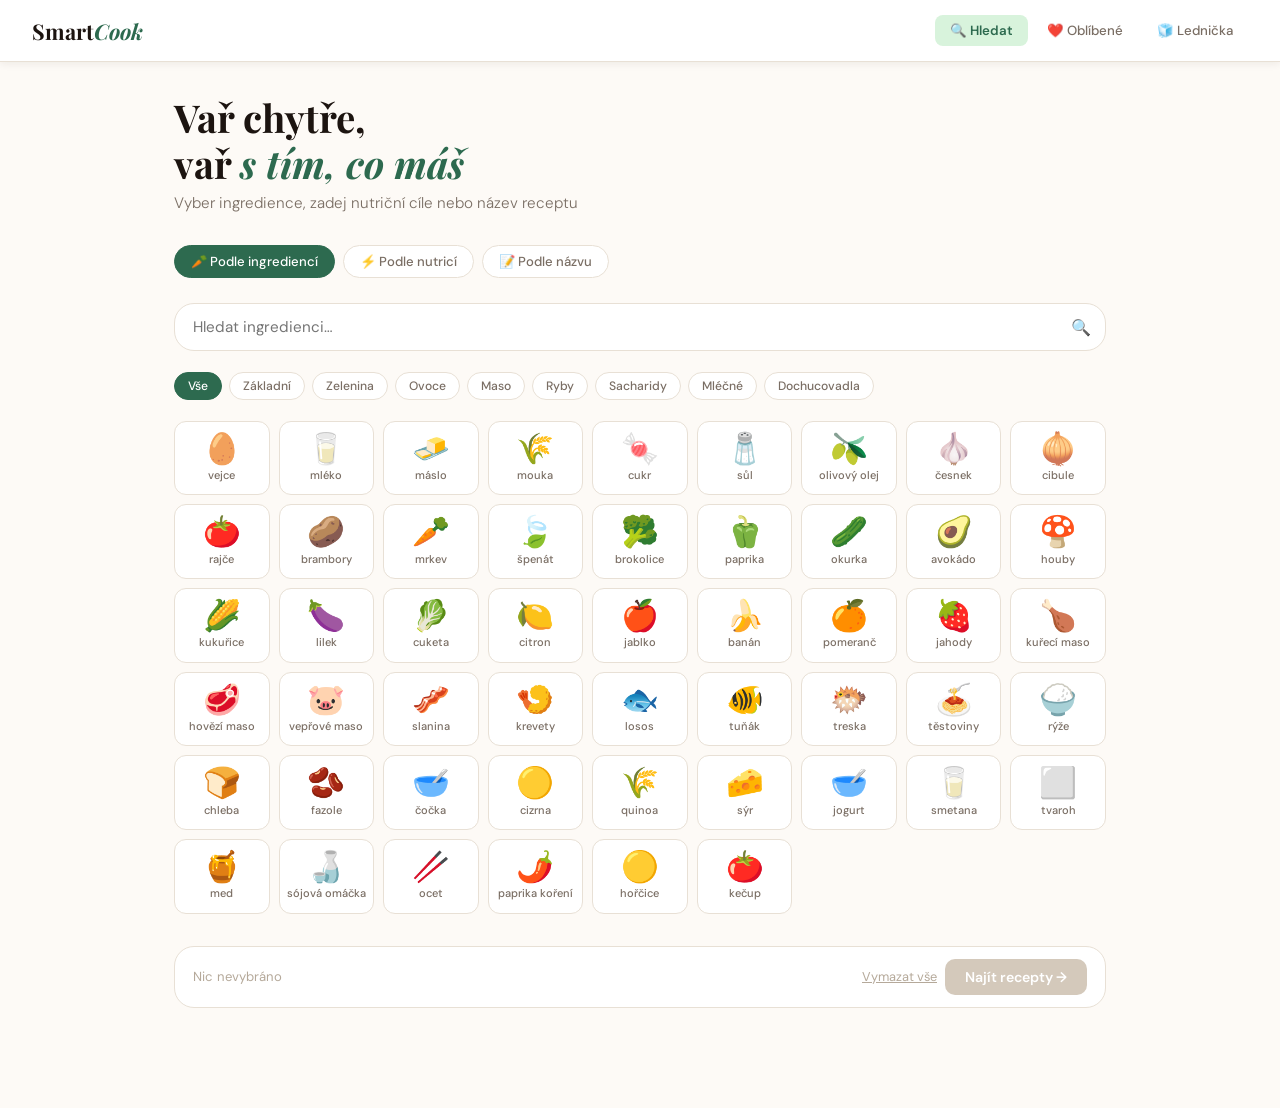
<file: index.html>
<!DOCTYPE html>
<html lang="cs">
<head>
  <meta charset="UTF-8">
  <meta name="viewport" content="width=device-width, initial-scale=1.0">
  <title>SmartCook – Vaše inteligentní kuchyně</title>
  <link rel="stylesheet" href="style.css">
  <link rel="manifest" href="manifest.json">
  <meta name="theme-color" content="#2D6A4F">
  <meta name="description" content="SmartCook – Vaše inteligentní kuchyně. Najděte recepty podle ingrediencí, nutričních hodnot nebo názvu.">
  <link rel="apple-touch-icon" href="icon-192.png">
</head>
<body>

  
  <div id="notif" class="notif" role="alert" aria-live="polite"></div>


  <nav>
    <a class="brand" href="#" onclick="tab('search'); return false;" aria-label="SmartCook – domů">
      <span class="brand-name">Smart<em>Cook</em></span>
    </a>
    <div class="nav-tabs" id="nav-tabs" role="navigation" aria-label="Hlavní navigace">
      <button class="nt active" data-tab="search"    aria-label="Hledat recepty">🔍 Hledat</button>
      <button class="nt"        data-tab="favorites" aria-label="Oblíbené recepty">❤️ Oblíbené</button>
      <button class="nt"        data-tab="audit"     aria-label="Audit ledničky">🧊 Lednička</button>
    </div>
    <button class="nav-menu-btn" id="menu-btn" aria-label="Otevřít menu" aria-expanded="false" aria-controls="nav-tabs">☰</button>
  </nav>


  <main id="search" class="page" role="main">
    <div class="hero">
      <h1>Vař chytře,<br>vař <em>s tím, co máš</em></h1>
      <p>Vyber ingredience, zadej nutriční cíle nebo název receptu</p>
    </div>


    <div class="mode-pills" role="tablist" aria-label="Režim hledání">
      <button class="mp active" data-mode="ing"   role="tab" aria-selected="true"  aria-controls="mode-ing">🥕 Podle ingrediencí</button>
      <button class="mp"        data-mode="nutri" role="tab" aria-selected="false" aria-controls="mode-nutri">⚡ Podle nutricí</button>
      <button class="mp"        data-mode="name"  role="tab" aria-selected="false" aria-controls="mode-name">📝 Podle názvu</button>
    </div>

 
    <div id="mode-ing" class="mode-panel" role="tabpanel">
      <div class="search-wrap">
        <input type="search" id="ing-search" placeholder="Hledat ingredienci…" aria-label="Hledat ingredienci">
        <span class="search-ico" aria-hidden="true">🔍</span>
      </div>

      <div class="cat-tabs" id="cat-tabs" role="group" aria-label="Kategorie ingrediencí"></div>

      <div id="ingredient-grid" role="list" aria-label="Ingredience"></div>

      <div class="sel-bar" aria-label="Vybrané ingredience">
        <div class="sel-chips" id="chips" aria-live="polite">
          <span class="sel-hint">Nic nevybráno</span>
        </div>
        <div class="sel-actions">
          <button class="btn-ghost" id="clear-btn" aria-label="Odebrat všechny ingredience">Vymazat vše</button>
          <button class="btn btn-primary" id="find-btn" disabled aria-label="Najít recepty">Najít recepty →</button>
        </div>
      </div>
    </div>

  
    <div id="mode-nutri" class="mode-panel hidden" role="tabpanel">
      <div class="panel">
        <h3>Nutriční filtry</h3>
        <p class="psub">Nastav rozsahy a najdi recepty podle makronutrientů</p>
        <div class="nutri-grid">
          <div class="nf">
            <label for="min-cal">Min. kalorie (kcal)</label>
            <input type="number" id="min-cal" placeholder="0" min="0">
          </div>
          <div class="nf">
            <label for="max-cal">Max. kalorie (kcal)</label>
            <input type="number" id="max-cal" placeholder="2000" min="0">
          </div>
          <div class="nf">
            <label for="min-prot">Min. bílkoviny (g)</label>
            <input type="number" id="min-prot" placeholder="0" min="0">
          </div>
          <div class="nf">
            <label for="max-fat">Max. tuky (g)</label>
            <input type="number" id="max-fat" placeholder="100" min="0">
          </div>
          <div class="nf">
            <label for="num-res">Počet výsledků</label>
            <select id="num-res" aria-label="Počet výsledků">
              <option value="6">6</option>
              <option value="12" selected>12</option>
              <option value="18">18</option>
              <option value="24">24</option>
            </select>
          </div>
        </div>
        <button class="btn btn-primary" id="find-nutri-btn">Najít recepty →</button>
      </div>
    </div>

  
    <div id="mode-name" class="mode-panel hidden" role="tabpanel">
      <div class="panel">
        <h3>Hledat podle názvu</h3>
        <p class="psub">Zadej název receptu nebo klíčové slovo</p>
        <div class="name-search-row">
          <input type="text" id="name-q" placeholder="např. svíčková, pasta, salát…" aria-label="Název receptu">
          <div class="nf">
            <label for="cuisine">Kuchyně</label>
            <select id="cuisine" aria-label="Typ kuchyně">
              <option value="">Jakákoliv</option>
              <option value="italian">Italská</option>
              <option value="czech">Česká</option>
              <option value="french">Francouzská</option>
              <option value="asian">Asijská</option>
              <option value="mexican">Mexická</option>
              <option value="mediterranean">Středomořská</option>
              <option value="american">Americká</option>
            </select>
          </div>
          <div class="nf">
            <label for="mealtype">Typ jídla</label>
            <select id="mealtype" aria-label="Typ jídla">
              <option value="">Jakýkoliv</option>
              <option value="breakfast">Snídaně</option>
              <option value="main course">Hlavní chod</option>
              <option value="side dish">Příloha</option>
              <option value="dessert">Dezert</option>
              <option value="salad">Salát</option>
              <option value="soup">Polévka</option>
              <option value="snack">Svačina</option>
            </select>
          </div>
          <button class="btn btn-primary" id="find-name-btn">Hledat →</button>
        </div>
      </div>
    </div>
  </main>

 
  <section id="results" class="page hidden" aria-label="Výsledky hledání">
    <button class="back-btn" id="results-back" aria-label="Zpět">← Zpět</button>
    <div class="results-header">
      <h2 class="serif" id="results-title">Výsledky</h2>
      <span id="results-meta" aria-live="polite"></span>
    </div>
    <div class="card-grid" id="results-grid" role="list"></div>
  </section>

  <section id="detail" class="page hidden" aria-label="Detail receptu">
    <button class="back-btn" id="detail-back-btn" aria-label="Zpět na výsledky">← Zpět</button>
    <div id="detail-content" aria-live="polite"></div>
  </section>

  <section id="favorites" class="page hidden" aria-label="Oblíbené recepty">
    <div class="hero">
      <h1>Vaše <em>oblíbené</em></h1>
      <p>Recepty, které jste si uložili</p>
    </div>
    <div class="card-grid" id="fav-grid" role="list"></div>
  </section>

  <section id="audit" class="page hidden" aria-label="Audit ledničky">
    <div class="hero">
      <h1>Audit <em>ledničky</em></h1>
      <p>Přidej co brzy vyprší a najdi recepty, které to zachrání</p>
    </div>

    <div class="audit-card">
      <div class="audit-card-head">
        <div class="audit-icon" aria-hidden="true">⏰</div>
        <div>
          <div class="audit-title">Ingredience s expirací</div>
          <p class="audit-desc">Přidej ingredience a počet dní do expirace. Systém navrhne recepty, aby nic nevyšlo nazmar.</p>
        </div>
      </div>

      <div class="add-row" role="group" aria-label="Přidat ingredienci s expirací">
        <select id="exp-ing" aria-label="Vyberte ingredienci">
          <option value="">-- Vyber ingredienci --</option>
        </select>
        <input type="number" id="exp-days" placeholder="Dní do expirace" min="0" max="365" aria-label="Počet dní do expirace">
        <button class="btn btn-primary btn-sm" id="add-expiry-btn" aria-label="Přidat ingredienci">+ Přidat</button>
      </div>

      <div class="urgency-legend" aria-label="Legenda urgentnosti">
        <span><span class="dot red" aria-hidden="true"></span>0–2 dny (kritické)</span>
        <span><span class="dot amber" aria-hidden="true"></span>3–5 dní (brzy)</span>
        <span><span class="dot green" aria-hidden="true"></span>6+ dní (ok)</span>
      </div>

      <div class="audit-items" id="audit-items" role="list" aria-label="Seznam ingrediencí s expirací">
        <p class="audit-empty">Žádné ingredience. Přidej co máš v lednici ↑</p>
      </div>

      <div class="audit-actions">
        <button class="btn btn-primary" id="audit-find-btn" disabled aria-label="Najít záchranné recepty">🚨 Zachraň ingredience</button>
        <button class="btn-ghost" id="clear-audit-btn" aria-label="Vymazat všechny ingredience">Vymazat vše</button>
      </div>
    </div>

    <div id="audit-results" aria-live="polite"></div>
  </section>

  <script src="app.js"></script>
</body>
</html>
</file>
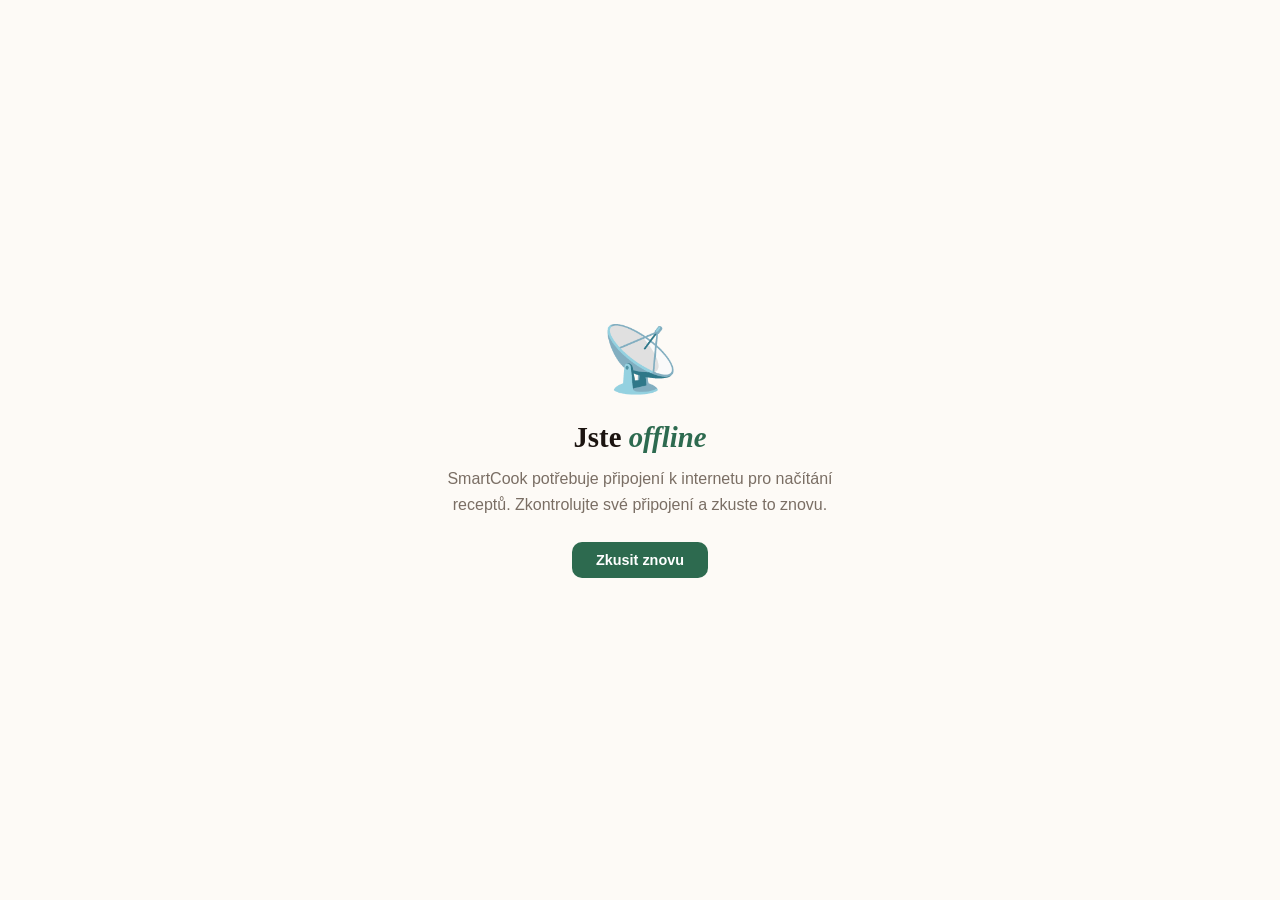
<file: offline.html>
<!DOCTYPE html>
<html lang="cs">
<head>
  <meta charset="UTF-8">
  <meta name="viewport" content="width=device-width, initial-scale=1.0">
  <title>SmartCook – Offline</title>
  <style>
    :root {
      --green: #2D6A4F;
      --bg: #FDFAF6;
      --text: #1C1410;
      --t2: #7A6E64;
    }
    * { box-sizing: border-box; margin: 0; padding: 0; }
    body {
      font-family: 'DM Sans', -apple-system, sans-serif;
      background: var(--bg);
      color: var(--text);
      min-height: 100vh;
      display: flex;
      align-items: center;
      justify-content: center;
      text-align: center;
      padding: 2rem;
    }
    .container { max-width: 400px; }
    .icon { font-size: 4rem; margin-bottom: 1.5rem; display: block; }
    h1 {
      font-family: Georgia, serif;
      font-size: 1.8rem;
      margin-bottom: 0.75rem;
      color: var(--text);
    }
    h1 em { color: var(--green); font-style: italic; }
    p { color: var(--t2); line-height: 1.6; margin-bottom: 1.5rem; }
    button {
      background: var(--green);
      color: #fff;
      border: none;
      padding: 10px 24px;
      border-radius: 10px;
      font-size: 0.9rem;
      font-weight: 600;
      cursor: pointer;
      transition: background 0.18s;
    }
    button:hover { background: #234f3a; }
  </style>
</head>
<body>
  <div class="container">
    <span class="icon">📡</span>
    <h1>Jste <em>offline</em></h1>
    <p>SmartCook potřebuje připojení k internetu pro načítání receptů. Zkontrolujte své připojení a zkuste to znovu.</p>
    <button onclick="window.location.reload()">Zkusit znovu</button>
  </div>
</body>
</html>
</file>
<file: style.css>
@import url('https://fonts.googleapis.com/css2?family=Playfair+Display:ital,wght@0,700;1,400&family=DM+Sans:opsz,wght@9..40,300;9..40,400;9..40,500;9..40,600&display=swap');


*, *::before, *::after {
  box-sizing: border-box;
  margin: 0;
  padding: 0;
}

:root {
  --bg:       #FDFAF6;
  --surface:  #FFFFFF;
  --s2:       #F5F0E8;
  --s3:       #EDE6D9;
  --text:     #1C1410;
  --t2:       #7A6E64;
  --t3:       #B5A99A;
  --green:    #2D6A4F;
  --gl:       #D8F3DC;
  --gm:       #52B788;
  --amber:    #C97B2A;
  --al:       #FFF3DC;
  --red:      #C0392B;
  --rl:       #FDECEA;
  --border:   #E8E0D5;
  --b2:       #D4C9BB;
  --radius:   12px;
  --radius-lg:20px;
  --shadow:   0 2px 8px rgba(44,28,16,0.07);
  --shadow-lg:0 8px 28px rgba(44,28,16,0.11);
}

html { scroll-behavior: smooth; }

body {
  font-family: 'DM Sans', -apple-system, BlinkMacSystemFont, 'Segoe UI', sans-serif;
  background: var(--bg);
  color: var(--text);
  min-height: 100vh;
  padding-bottom: 48px;
}

h1, h2, h3, .serif { font-family: 'Playfair Display', Georgia, serif; }

nav {
  background: var(--surface);
  border-bottom: 1px solid var(--border);
  padding: 0 2rem;
  display: flex;
  align-items: center;
  justify-content: space-between;
  height: 62px;
  position: sticky;
  top: 0;
  z-index: 100;
  box-shadow: var(--shadow);
}

.brand {
  display: flex;
  align-items: center;
  gap: 10px;
  text-decoration: none;
}

.brand-icon {
  width: 36px;
  height: 36px;
  background: var(--green);
  border-radius: 10px;
  display: flex;
  align-items: center;
  justify-content: center;
  font-size: 20px;
  flex-shrink: 0;
}

.brand-name {
  font-family: 'Playfair Display', Georgia, serif;
  font-size: 1.35rem;
  font-weight: 700;
  color: var(--text);
}

.brand-name em {
  color: var(--green);
  font-style: italic;
}

.nav-tabs {
  display: flex;
  gap: 4px;
}

.nt {
  background: none;
  border: none;
  padding: 7px 15px;
  border-radius: 8px;
  cursor: pointer;
  font-family: inherit;
  font-size: 0.83rem;
  font-weight: 500;
  color: var(--t2);
  transition: all 0.18s;
}

.nt:hover {
  background: var(--s2);
  color: var(--text);
}

.nt.active {
  background: var(--gl);
  color: var(--green);
  font-weight: 600;
}

.nav-menu-btn {
  display: none;
  background: none;
  border: none;
  font-size: 1.3rem;
  cursor: pointer;
  color: var(--t2);
  padding: 6px;
  border-radius: 8px;
}

.nav-menu-btn:hover { background: var(--s2); }


.page {
  max-width: 980px;
  margin: 0 auto;
  padding: 2rem 1.5rem;
}

.hidden { display: none !important; }


.hero {
  margin-bottom: 2rem;
}

.hero h1 {
  font-size: clamp(1.8rem, 4vw, 2.4rem);
  line-height: 1.2;
  margin-bottom: 0.4rem;
}

.hero h1 em {
  color: var(--green);
  font-style: italic;
}

.hero p {
  color: var(--t2);
  font-weight: 300;
  font-size: 0.95rem;
}


.mode-pills {
  display: flex;
  gap: 8px;
  margin-bottom: 1.6rem;
  flex-wrap: wrap;
}

.mp {
  padding: 7px 16px;
  border-radius: 20px;
  border: 1.5px solid var(--border);
  cursor: pointer;
  font-family: inherit;
  font-size: 0.82rem;
  font-weight: 500;
  color: var(--t2);
  background: var(--surface);
  transition: all 0.18s;
}

.mp:hover {
  border-color: var(--gm);
  color: var(--green);
}

.mp.active {
  background: var(--green);
  border-color: var(--green);
  color: #fff;
}


.search-wrap {
  position: relative;
  margin-bottom: 1.3rem;
}

.search-wrap input {
  width: 100%;
  padding: 13px 46px 13px 18px;
  border: 1.5px solid var(--border);
  border-radius: var(--radius-lg);
  background: var(--surface);
  font-family: inherit;
  font-size: 0.95rem;
  color: var(--text);
  outline: none;
  transition: border 0.2s;
}

.search-wrap input:focus {
  border-color: var(--gm);
}

.search-ico {
  position: absolute;
  right: 15px;
  top: 50%;
  transform: translateY(-50%);
  color: var(--t3);
  pointer-events: none;
  font-size: 1rem;
}

.cat-tabs {
  display: flex;
  gap: 7px;
  flex-wrap: wrap;
  margin-bottom: 1.3rem;
}

.ct {
  padding: 5px 13px;
  border-radius: 20px;
  border: 1.5px solid var(--border);
  background: var(--surface);
  font-family: inherit;
  font-size: 0.76rem;
  font-weight: 500;
  cursor: pointer;
  transition: all 0.18s;
  color: var(--t2);
}

.ct:hover {
  border-color: var(--gm);
  color: var(--green);
}

.ct.active {
  background: var(--green);
  border-color: var(--green);
  color: #fff;
}

.sel-bar {
  background: var(--surface);
  border: 1.5px solid var(--border);
  border-radius: var(--radius-lg);
  padding: 12px 18px;
  display: flex;
  align-items: center;
  justify-content: space-between;
  margin-bottom: 1.3rem;
  gap: 10px;
  flex-wrap: wrap;
}

.sel-chips {
  display: flex;
  gap: 6px;
  flex-wrap: wrap;
  flex: 1;
  align-items: center;
  min-width: 0;
}

.sel-hint {
  font-size: 0.82rem;
  color: var(--t3);
}

.chip {
  background: var(--gl);
  color: var(--green);
  border-radius: 20px;
  padding: 3px 9px;
  font-size: 0.76rem;
  font-weight: 600;
  display: flex;
  align-items: center;
  gap: 4px;
}

.chip button {
  background: none;
  border: none;
  cursor: pointer;
  color: var(--green);
  font-size: 11px;
  line-height: 1;
  padding: 0;
  display: flex;
  align-items: center;
}

.sel-actions {
  display: flex;
  gap: 8px;
  align-items: center;
  flex-shrink: 0;
}

#ingredient-grid {
  display: grid;
  grid-template-columns: repeat(auto-fill, minmax(88px, 1fr));
  gap: 9px;
  margin-bottom: 2rem;
}

.ing-item {
  background: var(--surface);
  border: 1.5px solid var(--border);
  border-radius: var(--radius);
  padding: 12px 6px;
  text-align: center;
  cursor: pointer;
  transition: all 0.2s;
  position: relative;
  user-select: none;
}

.ing-item:hover {
  border-color: var(--gm);
  transform: translateY(-2px);
  box-shadow: var(--shadow);
}

.ing-item.active {
  background: var(--gl);
  border-color: var(--green);
}

.ing-item.active::after {
  content: '✓';
  position: absolute;
  top: 5px;
  right: 7px;
  font-size: 10px;
  color: var(--green);
  font-weight: 700;
}

.ing-emoji {
  font-size: 1.9rem;
  display: block;
  margin-bottom: 5px;
  line-height: 1;
}

.ing-name {
  font-size: 0.69rem;
  font-weight: 500;
  color: var(--t2);
  line-height: 1.2;
}

.ing-item.active .ing-name {
  color: var(--green);
}

.panel {
  background: var(--surface);
  border: 1.5px solid var(--border);
  border-radius: var(--radius-lg);
  padding: 1.4rem 1.6rem;
  margin-bottom: 1.5rem;
}

.panel h3 {
  font-size: 1rem;
  margin-bottom: 0.3rem;
}

.psub {
  font-size: 0.8rem;
  color: var(--t3);
  margin-bottom: 1rem;
  font-weight: 300;
}

.nutri-grid {
  display: grid;
  grid-template-columns: repeat(auto-fill, minmax(140px, 1fr));
  gap: 10px;
  margin-bottom: 1rem;
}

.nf label {
  display: block;
  font-size: 0.73rem;
  color: var(--t2);
  margin-bottom: 3px;
  font-weight: 500;
}

.nf input,
.nf select {
  width: 100%;
  padding: 8px 11px;
  border: 1.5px solid var(--border);
  border-radius: 8px;
  font-family: inherit;
  font-size: 0.88rem;
  background: var(--bg);
  color: var(--text);
  outline: none;
  transition: border 0.2s;
}

.nf input:focus,
.nf select:focus {
  border-color: var(--gm);
}

.name-search-row {
  display: flex;
  gap: 10px;
  flex-wrap: wrap;
  align-items: flex-end;
}

.name-search-row input[type="text"] {
  flex: 1;
  min-width: 200px;
  padding: 9px 14px;
  border: 1.5px solid var(--border);
  border-radius: 9px;
  font-family: inherit;
  font-size: 0.9rem;
  background: var(--bg);
  color: var(--text);
  outline: none;
  transition: border 0.2s;
}

.name-search-row input[type="text"]:focus {
  border-color: var(--gm);
}

.btn {
  display: inline-flex;
  align-items: center;
  gap: 6px;
  padding: 9px 20px;
  border-radius: 10px;
  font-family: inherit;
  font-weight: 600;
  font-size: 0.88rem;
  cursor: pointer;
  transition: all 0.18s;
  border: none;
  white-space: nowrap;
}

.btn-primary {
  background: var(--green);
  color: #fff;
}

.btn-primary:hover {
  background: #234f3a;
  transform: translateY(-1px);
}

.btn-primary:disabled {
  background: var(--b2);
  cursor: not-allowed;
  transform: none;
}

.btn-sm {
  padding: 7px 14px;
  font-size: 0.82rem;
}

.btn-ghost {
  background: none;
  border: none;
  color: var(--t3);
  font-size: 0.8rem;
  font-family: inherit;
  cursor: pointer;
  text-decoration: underline;
}

.btn-ghost:hover { color: var(--red); }

.back-btn {
  display: flex;
  align-items: center;
  gap: 6px;
  color: var(--t2);
  background: none;
  border: none;
  cursor: pointer;
  font-family: inherit;
  font-size: 0.88rem;
  margin-bottom: 1.4rem;
  padding: 0;
  transition: color 0.15s;
}

.back-btn:hover { color: var(--text); }

.results-header {
  display: flex;
  align-items: baseline;
  gap: 12px;
  margin-bottom: 1.4rem;
  flex-wrap: wrap;
}

.results-header h2 {
  font-size: 1.7rem;
}

#results-meta {
  font-size: 0.82rem;
  color: var(--t3);
}

.card-grid {
  display: grid;
  grid-template-columns: repeat(auto-fill, minmax(265px, 1fr));
  gap: 18px;
}

.rcard {
  background: var(--surface);
  border: 1.5px solid var(--border);
  border-radius: var(--radius-lg);
  overflow: hidden;
  transition: all 0.22s;
  cursor: pointer;
}

.rcard:hover {
  transform: translateY(-3px);
  box-shadow: var(--shadow-lg);
  border-color: var(--b2);
}

.rcard img {
  width: 100%;
  height: 172px;
  object-fit: cover;
  display: block;
}

.rimg-ph {
  width: 100%;
  height: 172px;
  background: var(--s2);
  display: flex;
  align-items: center;
  justify-content: center;
  font-size: 2.8rem;
}

.rbody {
  padding: 0.9rem 1rem;
}

.rbody h3 {
  font-family: inherit;
  font-size: 0.93rem;
  font-weight: 600;
  line-height: 1.35;
  margin-bottom: 7px;
  color: var(--text);
}

.rtags {
  display: flex;
  gap: 5px;
  flex-wrap: wrap;
  margin-bottom: 8px;
}

.tag {
  padding: 2px 8px;
  border-radius: 20px;
  font-size: 0.67rem;
  font-weight: 600;
}

.tg { background: var(--gl); color: var(--green); }
.ta { background: var(--al); color: var(--amber); }
.tr { background: var(--rl); color: var(--red); }

.rmeta {
  display: flex;
  align-items: center;
  gap: 8px;
  margin-top: 6px;
}

.rmeta span {
  font-size: 0.75rem;
  color: var(--t3);
}

.fav-btn {
  margin-left: auto;
  background: none;
  border: none;
  cursor: pointer;
  font-size: 1.05rem;
  transition: transform 0.18s;
  padding: 0;
  line-height: 1;
  flex-shrink: 0;
}

.fav-btn:hover { transform: scale(1.25); }

.detail-img {
  width: 100%;
  max-height: 340px;
  object-fit: cover;
  border-radius: var(--radius-lg);
  margin-bottom: 1.4rem;
  display: block;
}

.detail-top {
  display: flex;
  align-items: flex-start;
  gap: 10px;
  margin-bottom: 0.8rem;
}

.detail-title {
  font-size: clamp(1.5rem, 3.5vw, 2rem);
  line-height: 1.2;
  flex: 1;
}

.detail-fav-btn {
  font-size: 1.5rem;
  background: none;
  border: none;
  cursor: pointer;
  transition: transform 0.18s;
  padding: 0;
  margin-top: 4px;
  flex-shrink: 0;
}

.detail-fav-btn:hover { transform: scale(1.2); }

.dbadges {
  display: flex;
  gap: 7px;
  flex-wrap: wrap;
  margin-bottom: 1.5rem;
}

.badge {
  padding: 4px 11px;
  border-radius: 20px;
  font-size: 0.76rem;
  font-weight: 600;
}

.bdg { background: var(--gl); color: var(--green); }
.bda { background: var(--al); color: var(--amber); }

.detail-cols {
  display: grid;
  grid-template-columns: 1fr 2fr;
  gap: 2.5rem;
}

.sec-title {
  font-family: 'Playfair Display', Georgia, serif;
  font-size: 1.05rem;
  margin-bottom: 0.8rem;
  color: var(--text);
  border-bottom: 1.5px solid var(--border);
  padding-bottom: 6px;
}

.ing-list {
  list-style: none;
}

.ing-list li {
  padding: 7px 0;
  border-bottom: 1px solid var(--border);
  font-size: 0.87rem;
  color: var(--t2);
  display: flex;
  align-items: flex-start;
  gap: 7px;
}

.ing-list li::before {
  content: '·';
  color: var(--green);
  font-weight: 700;
  font-size: 1.2rem;
  flex-shrink: 0;
  line-height: 1.2;
}

.step {
  display: flex;
  gap: 10px;
  margin-bottom: 0.9rem;
}

.snum {
  width: 26px;
  height: 26px;
  min-width: 26px;
  background: var(--green);
  color: #fff;
  border-radius: 50%;
  display: flex;
  align-items: center;
  justify-content: center;
  font-size: 0.72rem;
  font-weight: 700;
  margin-top: 2px;
  flex-shrink: 0;
}

.stext {
  font-size: 0.88rem;
  line-height: 1.65;
  color: var(--t2);
}

.audit-card {
  background: var(--surface);
  border: 1.5px solid var(--border);
  border-radius: var(--radius-lg);
  padding: 1.5rem 1.6rem;
  margin-bottom: 2rem;
}

.audit-card-head {
  display: flex;
  align-items: flex-start;
  gap: 14px;
  margin-bottom: 1.2rem;
}

.audit-icon {
  width: 46px;
  height: 46px;
  border-radius: 12px;
  background: var(--al);
  display: flex;
  align-items: center;
  justify-content: center;
  font-size: 24px;
  flex-shrink: 0;
}

.audit-title {
  font-family: 'Playfair Display', Georgia, serif;
  font-size: 1.2rem;
  color: var(--text);
  margin-bottom: 4px;
}

.audit-desc {
  font-size: 0.85rem;
  color: var(--t2);
  line-height: 1.6;
  font-weight: 300;
}

.add-row {
  display: flex;
  gap: 8px;
  flex-wrap: wrap;
  align-items: flex-end;
  margin-bottom: 1rem;
}

.add-row select,
.add-row input {
  padding: 9px 12px;
  border: 1.5px solid var(--border);
  border-radius: 9px;
  font-family: inherit;
  font-size: 0.86rem;
  background: var(--bg);
  color: var(--text);
  outline: none;
  transition: border 0.2s;
}

.add-row select { flex: 1; min-width: 180px; }
.add-row input  { width: 160px; }

.add-row select:focus,
.add-row input:focus {
  border-color: var(--gm);
}

.urgency-legend {
  display: flex;
  gap: 14px;
  margin-bottom: 1rem;
  font-size: 0.78rem;
  color: var(--t2);
  flex-wrap: wrap;
}

.dot {
  width: 10px;
  height: 10px;
  border-radius: 50%;
  display: inline-block;
  margin-right: 4px;
  vertical-align: middle;
}

.dot.red    { background: var(--red); }
.dot.amber  { background: var(--amber); }
.dot.green  { background: var(--green); }

.audit-items {
  display: flex;
  flex-direction: column;
  gap: 7px;
  margin-bottom: 1.2rem;
  min-height: 40px;
}

.audit-empty {
  font-size: 0.85rem;
  color: var(--t3);
  text-align: center;
  padding: 1rem;
}

.audit-item {
  display: flex;
  align-items: center;
  gap: 10px;
  background: var(--bg);
  border: 1.5px solid var(--border);
  border-radius: var(--radius);
  padding: 9px 14px;
  transition: border-color 0.2s;
}

.audit-item:hover { border-color: var(--b2); }

.audit-emoji { font-size: 1.4rem; width: 28px; text-align: center; flex-shrink: 0; }
.audit-name  { font-size: 0.88rem; font-weight: 500; flex: 1; }

.audit-days {
  font-size: 0.76rem;
  font-weight: 600;
  padding: 2px 9px;
  border-radius: 20px;
  flex-shrink: 0;
}

.urgent { background: var(--rl); color: var(--red); }
.soon   { background: var(--al); color: var(--amber); }
.ok     { background: var(--gl); color: var(--green); }

.audit-remove {
  background: none;
  border: none;
  cursor: pointer;
  color: var(--t3);
  font-size: 1rem;
  line-height: 1;
  padding: 2px 4px;
  border-radius: 4px;
  transition: color 0.15s;
  flex-shrink: 0;
}

.audit-remove:hover { color: var(--red); }

.audit-actions {
  display: flex;
  gap: 10px;
  align-items: center;
  flex-wrap: wrap;
}

.audit-results-title {
  display: flex;
  align-items: baseline;
  gap: 10px;
  margin-bottom: 1.2rem;
}

.audit-results-title h2 {
  font-size: 1.4rem;
}

.audit-results-title span {
  font-size: 0.8rem;
  color: var(--t3);
}

.loader {
  text-align: center;
  padding: 3.5rem 2rem;
  color: var(--t3);
  grid-column: 1 / -1;
}

.spinner {
  width: 36px;
  height: 36px;
  border: 2.5px solid var(--border);
  border-top-color: var(--green);
  border-radius: 50%;
  animation: spin 0.7s linear infinite;
  margin: 0 auto 1rem;
}

@keyframes spin { to { transform: rotate(360deg); } }

.empty {
  text-align: center;
  padding: 3.5rem 2rem;
  color: var(--t3);
  grid-column: 1 / -1;
}

.empty-icon {
  font-size: 2.8rem;
  display: block;
  margin-bottom: 0.8rem;
}

.empty p { font-size: 0.93rem; }

.notif {
  position: fixed;
  bottom: 20px;
  right: 20px;
  background: var(--text);
  color: #fff;
  padding: 10px 18px;
  border-radius: 10px;
  font-size: 0.83rem;
  font-weight: 500;
  z-index: 999;
  opacity: 0;
  transform: translateY(10px);
  transition: all 0.28s;
  pointer-events: none;
  max-width: 280px;
}

.notif.show {
  opacity: 1;
  transform: translateY(0);
}

@media (max-width: 700px) {
  nav { padding: 0 1rem; }
  .nav-tabs { display: none; }
  .nav-menu-btn { display: block; }
  .nav-tabs.open {
    display: flex;
    position: absolute;
    top: 62px;
    left: 0;
    right: 0;
    background: var(--surface);
    border-bottom: 1px solid var(--border);
    flex-direction: column;
    padding: 8px;
    gap: 4px;
    box-shadow: var(--shadow-lg);
    z-index: 99;
  }
  .nt { width: 100%; text-align: left; padding: 10px 14px; }
  .page { padding: 1.2rem 1rem; }
  .detail-cols { grid-template-columns: 1fr; gap: 1.5rem; }
  #ingredient-grid { grid-template-columns: repeat(auto-fill, minmax(76px, 1fr)); gap: 7px; }
  .card-grid { grid-template-columns: 1fr; }
  .sel-bar { flex-direction: column; align-items: flex-start; }
  .sel-actions { width: 100%; justify-content: flex-end; }
}

@media (max-width: 480px) {
  .mode-pills { gap: 6px; }
  .mp { font-size: 0.76rem; padding: 6px 12px; }
  .nutri-grid { grid-template-columns: 1fr 1fr; }
  .add-row { flex-direction: column; }
  .add-row select, .add-row input { width: 100%; }
}
</file>
